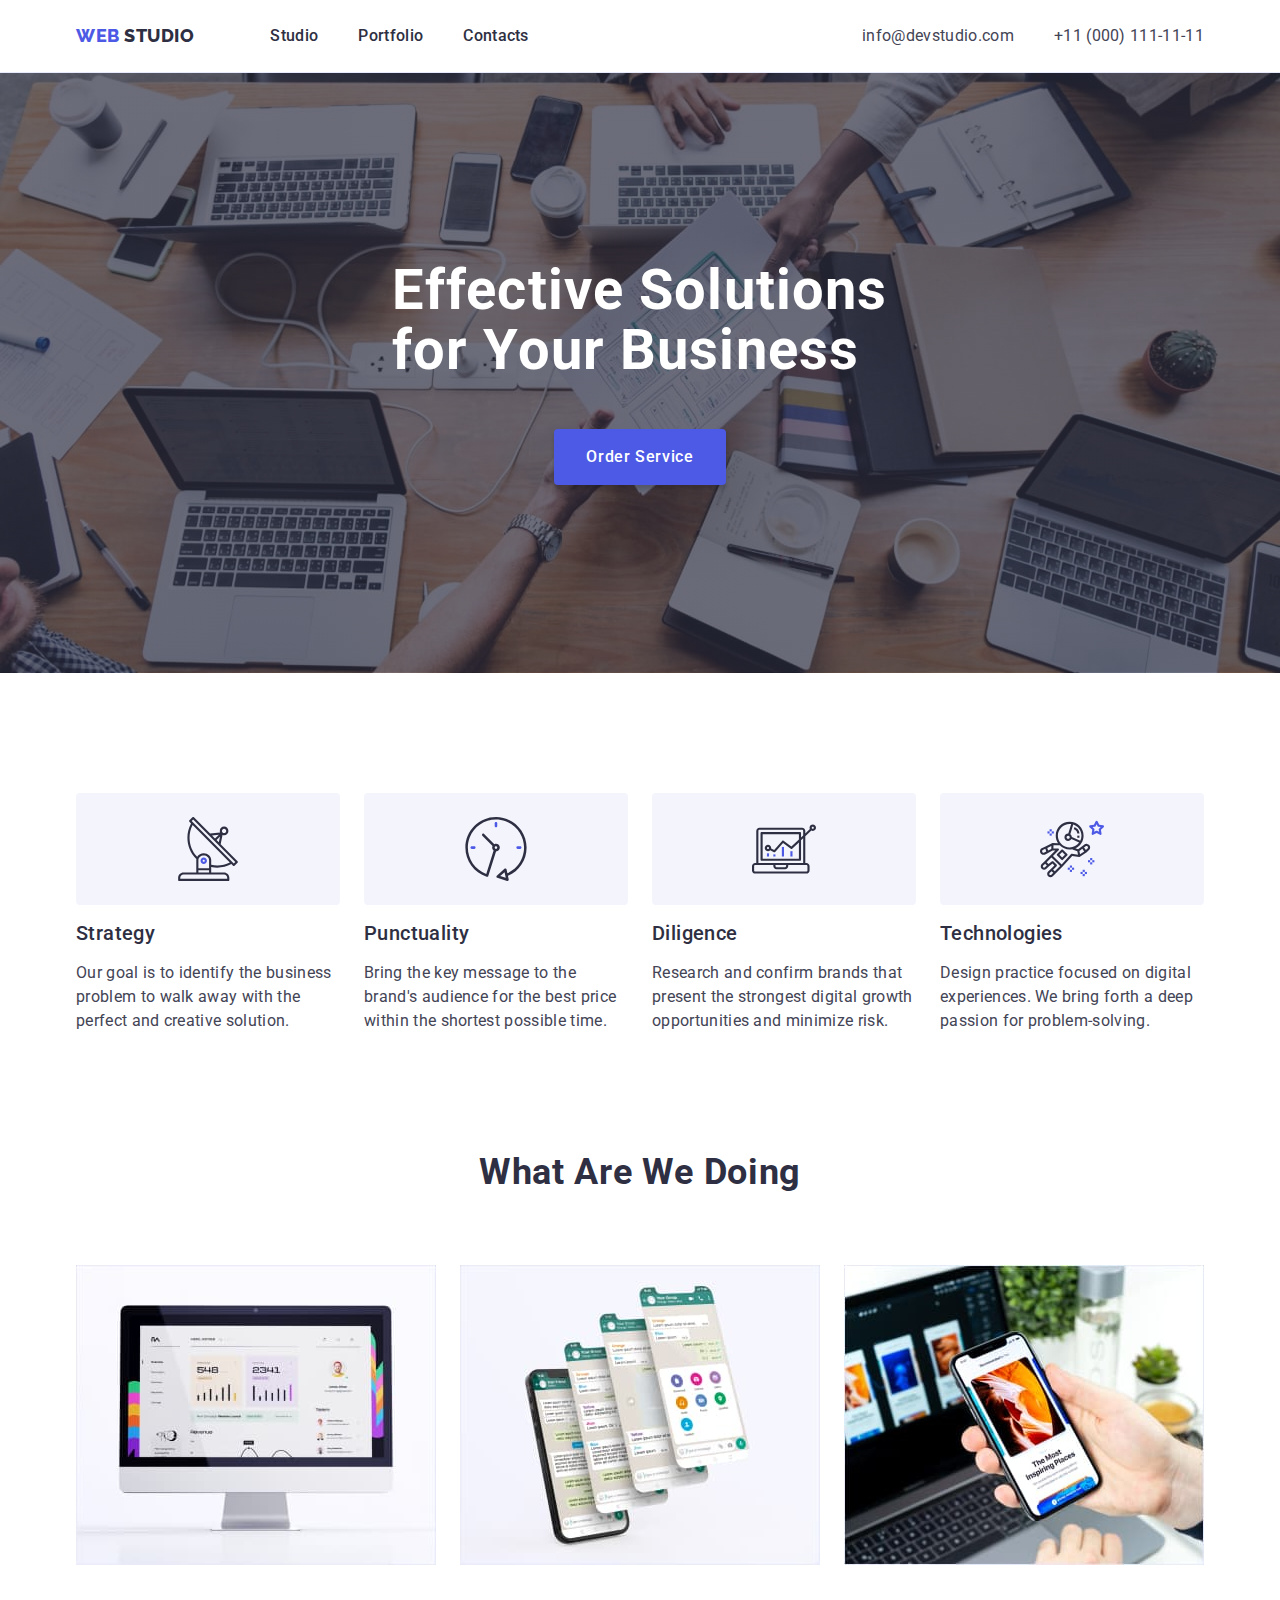
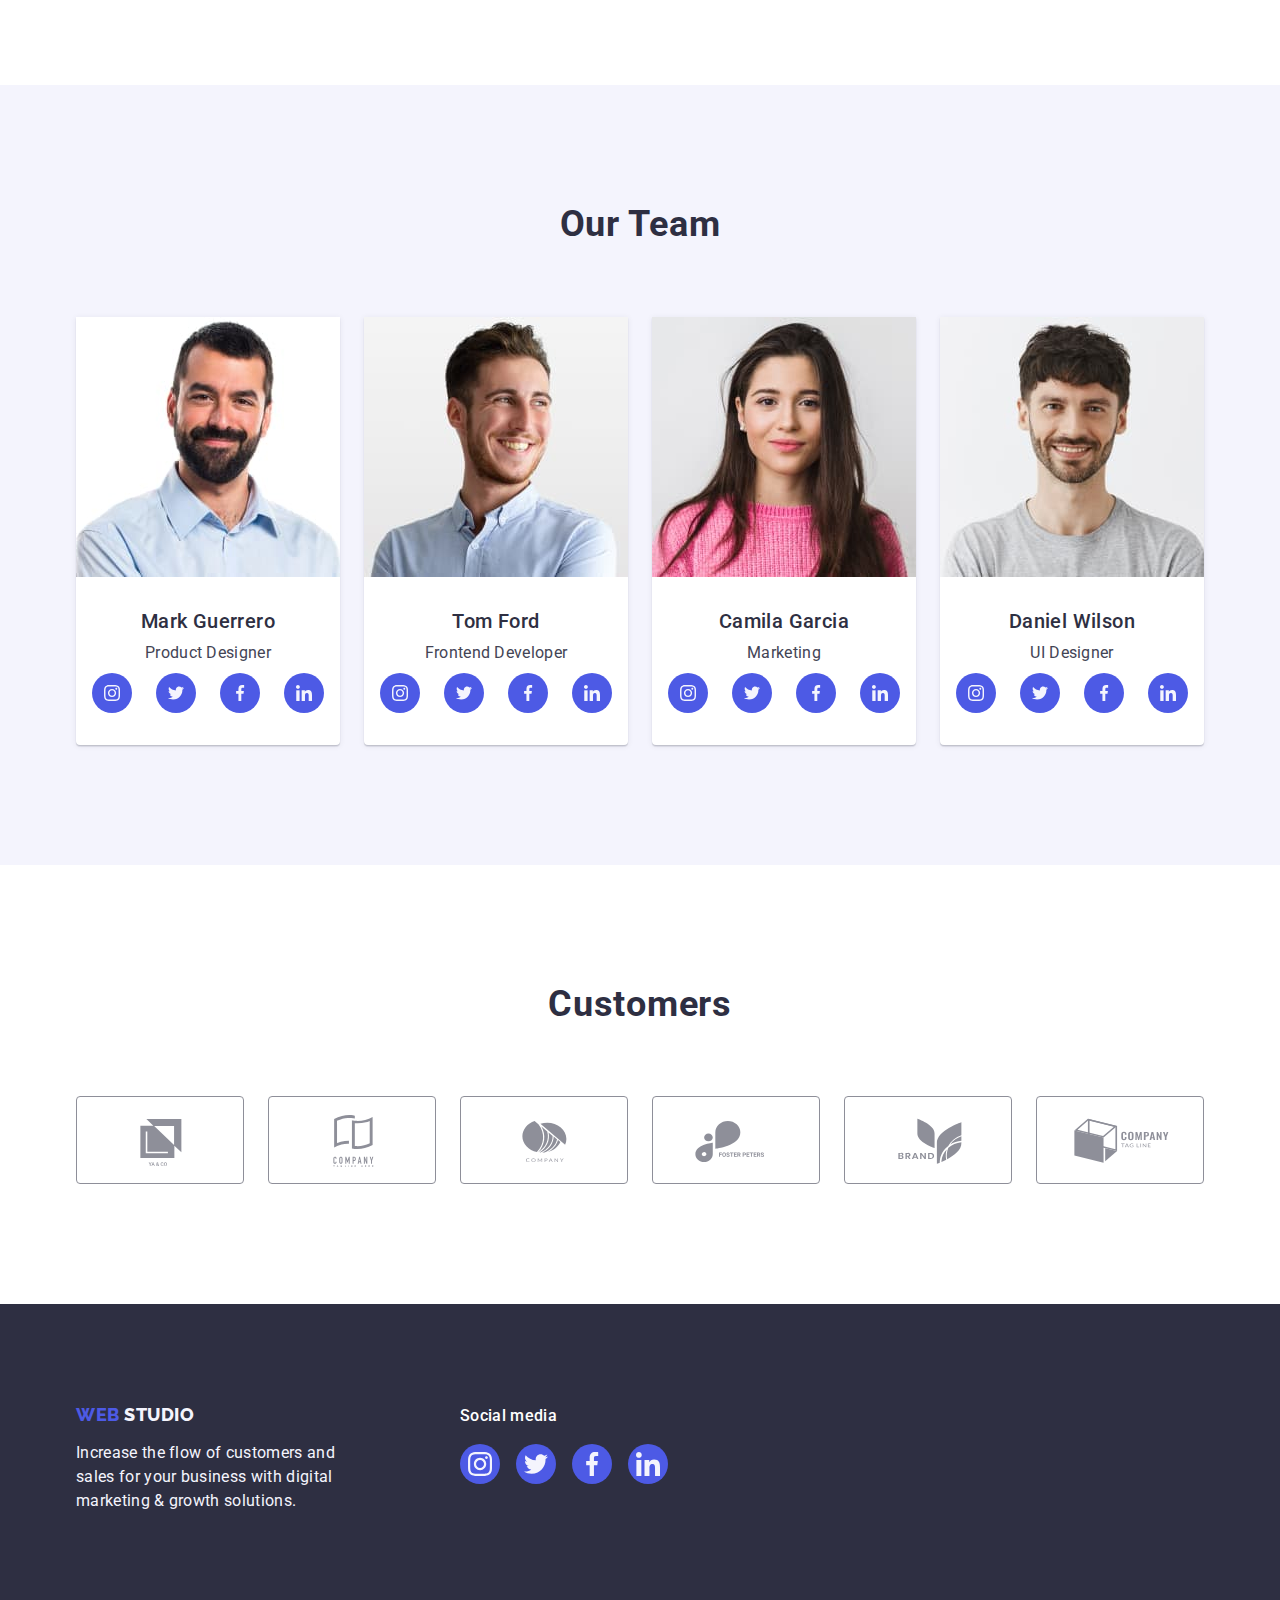
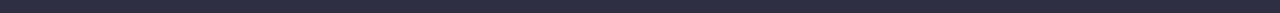
<file: index.html>
<!DOCTYPE html>
<html lang="en">
  <head>
    <meta charset="UTF-8" />
    <meta http-equiv="X-UA-Compatible" content="IE=edge" />
    <meta name="viewport" content="width=device-width, initial-scale=1.0" />
    <title>Web Studio</title>
    <link rel="preconnect" href="https://fonts.googleapis.com" />
    <link rel="preconnect" href="https://fonts.gstatic.com" crossorigin />
    <link
      href="https://fonts.googleapis.com/css2?family=Raleway:wght@800&family=Roboto:wght@400;500;700&display=swap"
      rel="stylesheet"
    />
    <link
      rel="stylesheet"
      href="https://cdnjs.cloudflare.com/ajax/libs/modern-normalize/1.1.0/modern-normalize.min.css"
    />
    <link rel="stylesheet" href="./css/styles.css" />
  </head>
  <body>
    <!-- top-line -->
    <header class="header section">
      <div class="navigation-section container">
        <nav class="header-nav">
          <a href="./index.html" class="header-logo">
            Web
            <span class="header-logo-studio">Studio</span>
          </a>

          <!-- navigation -->

          <ul class="nav-items list">
            <li class="nav-item">
              <a href="./index.html" class="nav-link link">Studio</a>
            </li>
            <li class="nav-item">
              <a href="./portfolio.html" class="nav-link link">Portfolio</a>
            </li>
            <li class="nav-item">
              <a href="" class="nav-link link">Contacts</a>
            </li>
          </ul>
        </nav>

        <!-- address -->

        <address class="header-address">
          <ul class="outh-nav list">
            <li class="outh-item">
              <!-- link address mail  -->
              <a href="mailto:info@devstudio.com" class="outh-link link"
                >info@devstudio.com</a
              >
            </li>
            <li class="outh-item">
              <!-- link namber telephone -->
              <a href="tel:+110001111111" class="outh-link link"
                >+11 (000) 111-11-11</a
              >
            </li>
          </ul>
        </address>
      </div>
    </header>

    <main>
      <!-- hero -->
      <section class="hero section">
        <div class="container">
          <h1 class="hero-subject">Effective Solutions for Your Business</h1>
          <button type="button" class="hero-btn">Order Service</button>
        </div>
      </section>

      <!-- section2 advantages-->
      <section class="advantages-section section">
        <div class="advantages-container container">
          <h2 class="visually-hidden">information</h2>
          <ul class="advantages-list list">
            <li class="advantages-item item">
              <div class="icon-bac">
                <svg class="social-icon" width="64" height="64">
                  <use href="./images/icons.svg#icon-antenna"></use>
                </svg>
              </div>
              <h3 class="section-subtitle">Strategy</h3>
              <p class="section-feature">
                Our goal is to identify the business problem to walk away with
                the perfect and creative solution.
              </p>
            </li>
            <li class="advantages-item item">
              <div class="icon-bac">
                <svg class="social-icon" width="64" height="64">
                  <use href="./images/icons.svg#icon-clock"></use>
                </svg>
              </div>
              <h3 class="section-subtitle">Punctuality</h3>
              <p class="section-feature">
                Bring the key message to the brand's audience for the best price
                within the shortest possible time.
              </p>
            </li>
            <li class="advantages-item item">
              <div class="icon-bac">
                <svg class="social-icon" width="64" height="64">
                  <use href="./images/icons.svg#icon-diagram"></use>
                </svg>
              </div>
              <h3 class="section-subtitle">Diligence</h3>
              <p class="section-feature">
                Research and confirm brands that present the strongest digital
                growth opportunities and minimize risk.
              </p>
            </li>
            <li class="advantages-item item">
              <div class="icon-bac">
                <svg class="social-icon" width="64" height="64">
                  <use href="./images/icons.svg#icon-astronaut"></use>
                </svg>
              </div>
              <h3 class="section-subtitle">Technologies</h3>
              <p class="section-feature">
                Design practice focused on digital experiences. We bring forth a
                deep passion for problem-solving.
              </p>
            </li>
          </ul>
        </div>
      </section>

      <!-- section3 What are we doing-->
      <section class="work-section section">
        <div class="work-container container">
          <h2 class="section-title">What are we doing</h2>
          <ul class="work-list list">
            <li class="work-item">
              <img
                src="./images/rectangle-computer.jpg"
                alt="computer"
                width="360"
              />
            </li>
            <li class="work-item">
              <img
                src="./images/rectangle-screen.jpg"
                alt="screen"
                width="360"
              />
            </li>
            <li class="work-item">
              <img
                src="./images/rectangle-telrphone.jpg"
                alt="telephone"
                width="360"
              />
            </li>
          </ul>
        </div>
      </section>

      <!--info-teacher section4 -->
      <section class="section-individual section">
        <div class="individual-container container">
          <h2 class="section-title">Our Team</h2>
          <ul class="individual-lists lists">
            <li class="teacher-list list">
              <img
                class="img-list"
                src="./images/mark-guerrero-img.jpg"
                alt="Mark Guerrero"
                width="264"
              />
              <div class="information-list">
                <h3 class="section-subtitle">Mark Guerrero</h3>
                <p class="section-feature">Product Designer</p>
                <ul class="info-link-icon">
                  <li class="link-icon-teacher">
                    <a
                      class="link-content-icon-people"
                      href=""
                      aria-label="link to instagram"
                    >
                      <svg class="social-list" width="16" height="16">
                        <use href="./images/icons.svg#icon-instagram"></use>
                      </svg>
                    </a>
                  </li>
                  <li class="link-icon-teacher">
                    <a
                      class="link-content-icon-people"
                      href=""
                      aria-label="link to twitter"
                    >
                      <svg class="social-list" width="16" height="16">
                        <use href="./images/icons.svg#icon-twitter"></use>
                      </svg>
                    </a>
                  </li>
                  <li class="link-icon-teacher">
                    <a
                      class="link-content-icon-people"
                      href=""
                      aria-label="link to facebook"
                    >
                      <svg class="social-list" width="16" height="16">
                        <use href="./images/icons.svg#icon-facebook"></use>
                      </svg>
                    </a>
                  </li>
                  <li class="link-icon-teacher">
                    <a
                      class="link-content-icon-people"
                      href=""
                      aria-label="link to linkedin"
                    >
                      <svg class="social-list" width="16" height="16">
                        <use href="./images/icons.svg#icon-linkedin"></use>
                      </svg>
                    </a>
                  </li>
                </ul>
              </div>
            </li>
            <li class="teacher-list list">
              <img
                class="img-list"
                src="./images/tom-ford-img.jpg"
                alt="Tom Ford"
                width="264"
              />
              <div class="information-list">
                <h3 class="section-subtitle">Tom Ford</h3>
                <p class="section-feature">Frontend Developer</p>
                <ul class="info-link-icon">
                  <li class="link-icon-teacher">
                    <a
                      class="link-content-icon-people"
                      href=""
                      aria-label="link to instagram"
                    >
                      <svg class="social-list" width="16" height="16">
                        <use href="./images/icons.svg#icon-instagram"></use>
                      </svg>
                    </a>
                  </li>
                  <li class="link-icon-teacher">
                    <a
                      class="link-content-icon-people"
                      href=""
                      aria-label="link to twitter"
                    >
                      <svg class="social-list" width="16" height="16">
                        <use href="./images/icons.svg#icon-twitter"></use>
                      </svg>
                    </a>
                  </li>
                  <li class="link-icon-teacher">
                    <a
                      class="link-content-icon-people"
                      href=""
                      aria-label="link to facebook"
                    >
                      <svg class="social-list" width="16" height="16">
                        <use href="./images/icons.svg#icon-facebook"></use>
                      </svg>
                    </a>
                  </li>
                  <li class="link-icon-teacher">
                    <a
                      class="link-content-icon-people"
                      href=""
                      aria-label="link to linkedin"
                    >
                      <svg class="social-list" width="16" height="16">
                        <use href="./images/icons.svg#icon-linkedin"></use>
                      </svg>
                    </a>
                  </li>
                </ul>
              </div>
            </li>
            <li class="teacher-list list">
              <img
                class="img-list"
                src="./images/camila-garcia-img.jpg"
                alt="Camila Garcia"
                width="264"
              />
              <div class="information-list">
                <h3 class="section-subtitle">Camila Garcia</h3>
                <p class="section-feature">Marketing</p>
                <ul class="info-link-icon">
                  <li class="link-icon-teacher">
                    <a
                      class="link-content-icon-people"
                      href=""
                      aria-label="link to instagram"
                    >
                      <svg class="social-list" width="16" height="16">
                        <use href="./images/icons.svg#icon-instagram"></use>
                      </svg>
                    </a>
                  </li>
                  <li class="link-icon-teacher">
                    <a
                      class="link-content-icon-people"
                      href=""
                      aria-label="link to twitter"
                    >
                      <svg class="social-list" width="16" height="16">
                        <use href="./images/icons.svg#icon-twitter"></use>
                      </svg>
                    </a>
                  </li>
                  <li class="link-icon-teacher">
                    <a
                      class="link-content-icon-people"
                      href=""
                      aria-label="link to facebook"
                    >
                      <svg class="social-list" width="16" height="16">
                        <use href="./images/icons.svg#icon-facebook"></use>
                      </svg>
                    </a>
                  </li>
                  <li class="link-icon-teacher">
                    <a
                      class="link-content-icon-people"
                      href=""
                      aria-label="link to linkedin"
                    >
                      <svg class="social-list" width="16" height="16">
                        <use href="./images/icons.svg#icon-linkedin"></use>
                      </svg>
                    </a>
                  </li>
                </ul>
              </div>
            </li>
            <li class="teacher-list list">
              <img
                class="img-list"
                src="./images/daniel-wilson-img.jpg"
                alt="Daniel Wilson"
                width="264"
              />
              <div class="information-list">
                <h3 class="section-subtitle">Daniel Wilson</h3>
                <p class="section-feature">UI Designer</p>
                <ul class="info-link-icon">
                  <li class="link-icon-teacher">
                    <a
                      class="link-content-icon-people"
                      href=""
                      aria-label="link to instagram"
                    >
                      <svg class="social-list" width="16" height="16">
                        <use href="./images/icons.svg#icon-instagram"></use>
                      </svg>
                    </a>
                  </li>
                  <li class="link-icon-teacher">
                    <a
                      class="link-content-icon-people"
                      href=""
                      aria-label="link to twitter"
                    >
                      <svg class="social-list" width="16" height="16">
                        <use href="./images/icons.svg#icon-twitter"></use>
                      </svg>
                    </a>
                  </li>
                  <li class="link-icon-teacher">
                    <a
                      class="link-content-icon-people"
                      href=""
                      aria-label="link to facebook"
                    >
                      <svg class="social-list" width="16" height="16">
                        <use href="./images/icons.svg#icon-facebook"></use>
                      </svg>
                    </a>
                  </li>
                  <li class="link-icon-teacher">
                    <a
                      class="link-content-icon-people"
                      href=""
                      aria-label="link to linkedin"
                    >
                      <svg class="social-list" width="16" height="16">
                        <use href="./images/icons.svg#icon-linkedin"></use>
                      </svg>
                    </a>
                  </li>
                </ul>
              </div>
            </li>
          </ul>
        </div>
      </section>
      <!-- compani-info -->
      <section class="compani section">
        <div class="container">
          <h2 class="companis-title section-title">Customers</h2>
          <ul class="compani-lists">
            <li class="img-link-compani">
              <a class="partner" href="" aria-label="link to">
                <svg class="compani-link" width="104" height="56">
                  <use href="./images/icons.svg#icon-Logo"></use>
                </svg>
              </a>
            </li>
            <li class="img-link-compani">
              <a class="partner" href="" aria-label="link to">
                <svg class="compani-link" width="104" height="56">
                  <use href="./images/icons.svg#icon-Logo-1"></use>
                </svg>
              </a>
            </li>
            <li class="img-link-compani">
              <a class="partner" href="" aria-label="link to">
                <svg class="compani-link" width="104" height="56">
                  <use href="./images/icons.svg#icon-Logo-2"></use>
                </svg>
              </a>
            </li>
            <li class="img-link-compani">
              <a class="partner" href="" aria-label="link to">
                <svg class="compani-link" width="104" height="56">
                  <use href="./images/icons.svg#icon-Logo-3"></use>
                </svg>
              </a>
            </li>
            <li class="img-link-compani">
              <a class="partner" href="" aria-label="link to">
                <svg class="compani-link" width="104" height="56">
                  <use href="./images/icons.svg#icon-Logo-4"></use>
                </svg>
              </a>
            </li>
            <li class="img-link-compani">
              <a class="partner" href="" aria-label="link to">
                <svg class="compani-link" width="104" height="56">
                  <use href="./images/icons.svg#icon-Logo-5"></use>
                </svg>
              </a>
            </li>
          </ul>
        </div>
      </section>
    </main>

    <footer class="footer">
      <div class="over-footer container">
        <div class="blokc-futer">
          <a href="./index.html" class="logo-footer link">
            Web
            <span class="title-studio">Studio</span>
          </a>
          <p class="box-text">
            Increase the flow of customers and sales for your business with
            digital marketing & growth solutions.
          </p>
        </div>

        <div class="contacts-active">
          <p class="footer-subtitle">Social media</p>

          <ul class="footer-link-icon">
            <li class="compani-link-icon">
              <a
                class="icon-compani-links"
                href=""
                aria-label="link to instagram"
              >
                <svg class="social-contakt" width="24" height="24">
                  <use href="./images/icons.svg#icon-instagram"></use>
                </svg>
              </a>
            </li>
            <li class="compani-link-icon">
              <a
                class="icon-compani-links"
                href=""
                aria-label="link to twitter"
              >
                <svg class="social-contakt" width="24" height="24">
                  <use href="./images/icons.svg#icon-twitter"></use>
                </svg>
              </a>
            </li>
            <li class="compani-link-icon">
              <a
                class="icon-compani-links"
                href=""
                aria-label="link to facebook"
              >
                <svg class="social-contakt" width="24" height="24">
                  <use href="./images/icons.svg#icon-facebook"></use>
                </svg>
              </a>
            </li>
            <li class="compani-link-icon">
              <a
                class="icon-compani-links"
                href=""
                aria-label="link to linkedin"
              >
                <svg class="social-contakt" width="24" height="24">
                  <use href="./images/icons.svg#icon-linkedin"></use>
                </svg>
              </a>
            </li>
          </ul>
        </div>
      </div>
    </footer>
  </body>
</html>
</file>
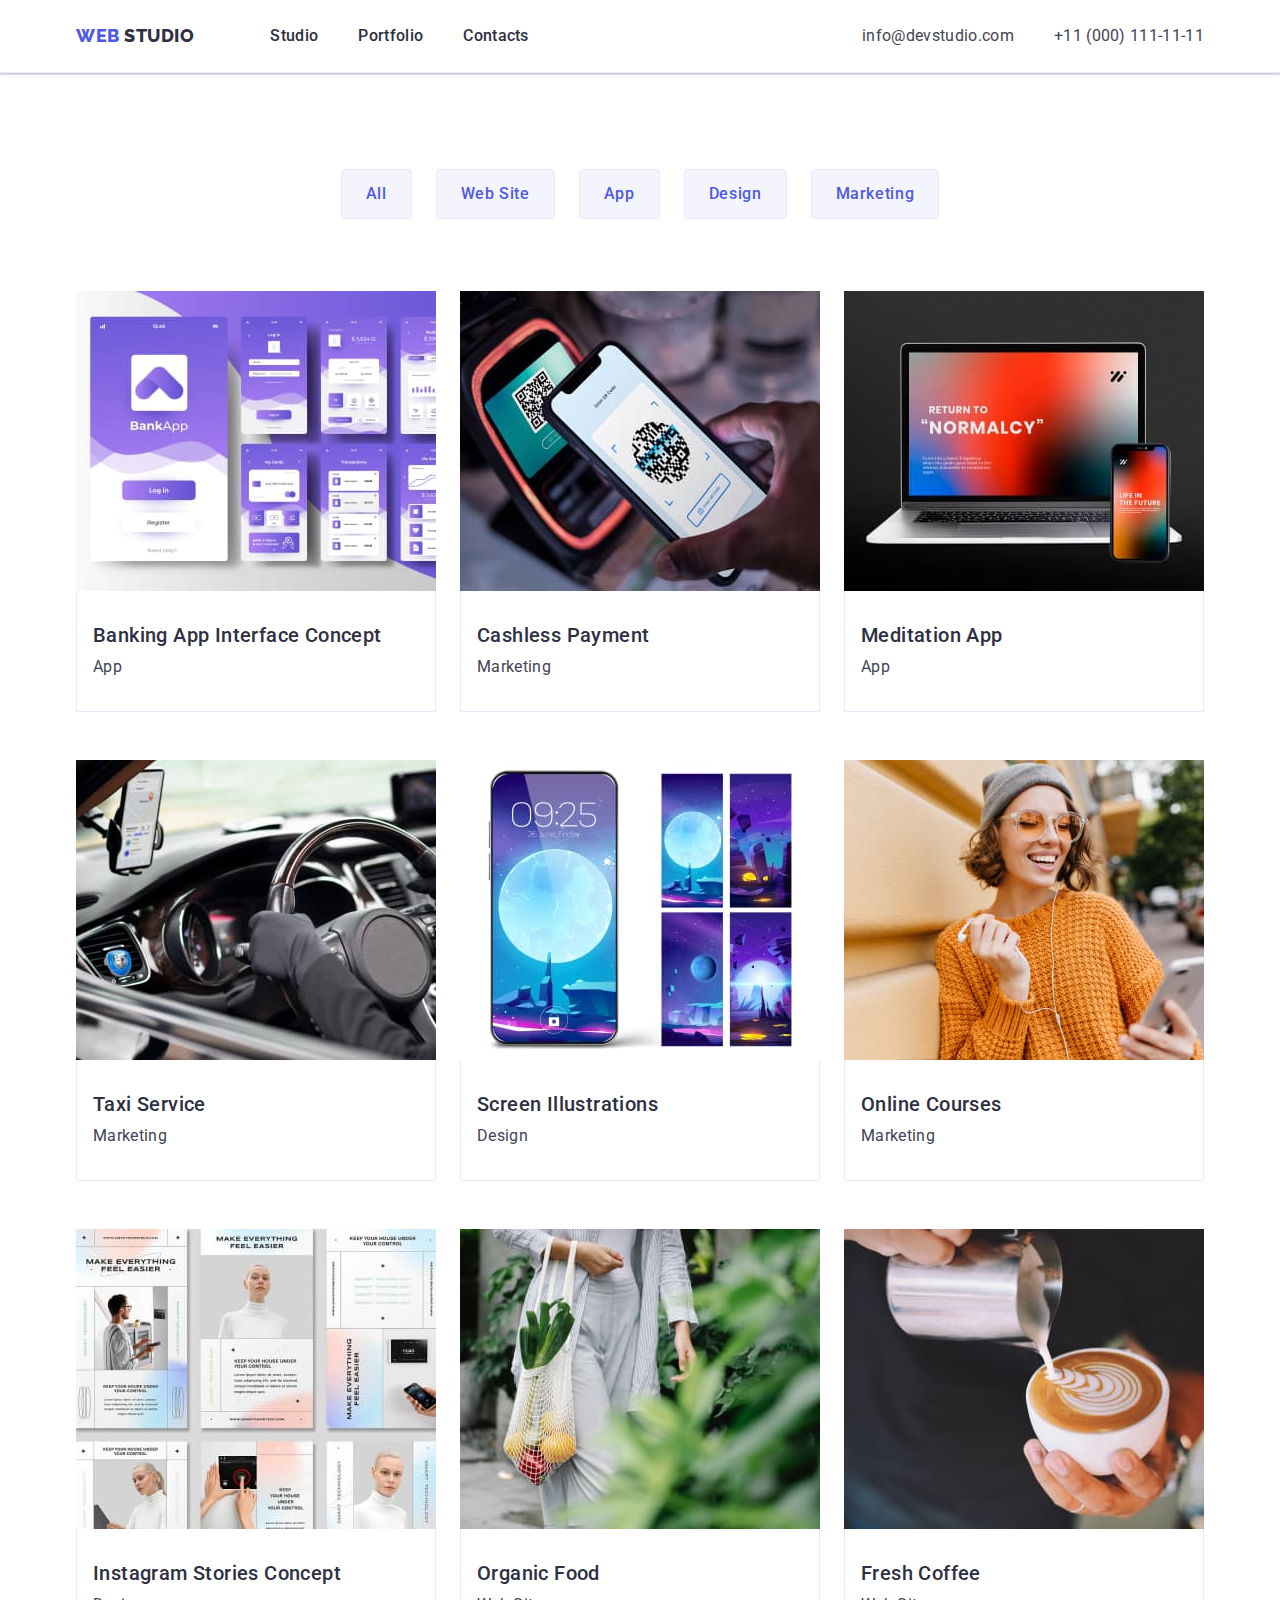
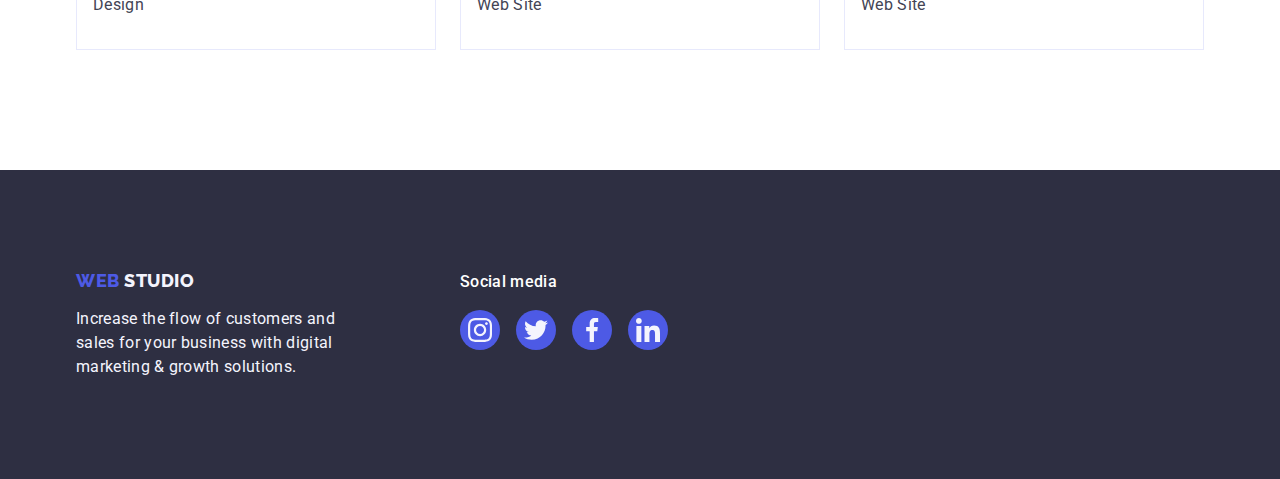
<file: portfolio.html>
<!DOCTYPE html>
<html lang="en">
  <head>
    <meta charset="UTF-8" />
    <meta http-equiv="X-UA-Compatible" content="IE=edge" />
    <meta name="viewport" content="width=device-width, initial-scale=1.0" />
    <title>Portfolio</title>
    <link rel="preconnect" href="https://fonts.googleapis.com" />
    <link rel="preconnect" href="https://fonts.gstatic.com" crossorigin />
    <link
      href="https://fonts.googleapis.com/css2?family=Raleway:wght@800&family=Roboto:wght@400;500;700&display=swap"
      rel="stylesheet"
    />
    <link
      rel="stylesheet"
      href="https://cdnjs.cloudflare.com/ajax/libs/modern-normalize/1.1.0/modern-normalize.min.css"
    />
    <link rel="stylesheet" href="./css/styles.css" />
  </head>

  <body>
    <!-- logo-->
    <header class="header">
      <div class="navigation-section container">
        <nav class="header-nav">
          <a href="./index.html" class="header-logo">
            Web
            <span class="header-logo-studio">Studio</span>
          </a>

          <!-- navigation -->

          <ul class="nav-items list">
            <li class="nav-item">
              <a href="./index.html" class="nav-link link">Studio</a>
            </li>
            <li class="nav-item">
              <a href="./portfolio.html" class="nav-link link">Portfolio</a>
            </li>
            <li class="nav-item">
              <a href="" class="nav-link link">Contacts</a>
            </li>
          </ul>
        </nav>

        <!-- address -->

        <address class="header-address">
          <ul class="outh-nav list">
            <li class="outh-item">
              <!-- link address mail  -->
              <a href="mailto:info@devstudio.com" class="outh-link link"
                >info@devstudio.com</a
              >
            </li>
            <li class="outh-item">
              <!-- link namber telephone -->
              <a href="tel:+110001111111" class="outh-link link"
                >+11 (000) 111-11-11</a
              >
            </li>
          </ul>
        </address>
      </div>
    </header>
    <main>
      <!-- section btn -->

      <section class="section-filtr section">
        <div class="container">
          <h1 class="visually-hidden">filters</h1>
          <ul class="filters-items list">
            <li class="btn">
              <button type="button" class="btn-link link">All</button>
            </li>
            <li class="btn">
              <button type="button" class="btn-link link">Web Site</button>
            </li>
            <li class="btn">
              <button type="button" class="btn-link link">App</button>
            </li>
            <li class="btn">
              <button type="button" class="btn-link link">Design</button>
            </li>
            <li class="btn">
              <button type="button" class="btn-link link">Marketing</button>
            </li>
          </ul>

          <!-- section photos -->

          <ul class="section-portfolio list">
            <li class="img-info">
              <a class="img-portfolio_link link" href=""
                ><img src="./images/banking.jpg" alt="banking" width="360" />
                <div class="info-link">
                  <h2 class="section-subtitle">
                    Banking App Interface Concept
                  </h2>
                  <p class="section-feature">App</p>
                </div>
              </a>
            </li>
            <li class="img-info">
              <a class="img-portfolio_link link" href=""
                ><img src="./images/cashless.jpg" alt="cashless" width="360" />
                <div class="info-link">
                  <h2 class="section-subtitle">Cashless Payment</h2>
                  <p class="section-feature">Marketing</p>
                </div>
              </a>
            </li>
            <li class="img-info">
              <a class="img-portfolio_link link" href=""
                ><img
                  src="./images/meditation.jpg"
                  alt="meditation"
                  width="360"
                />
                <div class="info-link">
                  <h2 class="section-subtitle">Meditation App</h2>
                  <p class="section-feature">App</p>
                </div>
              </a>
            </li>
            <li class="img-info">
              <a class="img-portfolio_link link" href=""
                ><img src="./images/taxi.jpg" alt="taxi" width="360" />
                <div class="info-link">
                  <h2 class="section-subtitle">Taxi Service</h2>
                  <p class="section-feature">Marketing</p>
                </div>
              </a>
            </li>
            <li class="img-info">
              <a class="img-portfolio_link link" href=""
                ><img
                  src="./images/skreenillustrations.jpg"
                  alt="skreen illustrations"
                  width="360"
                />
                <div class="info-link">
                  <h2 class="section-subtitle">Screen Illustrations</h2>
                  <p class="section-feature">Design</p>
                </div>
              </a>
            </li>
            <li class="img-info">
              <a class="img-portfolio_link link" href=""
                ><img src="./images/online.jpg" alt="online" width="360" />
                <div class="info-link">
                  <h2 class="section-subtitle">Online Courses</h2>
                  <p class="section-feature">Marketing</p>
                </div>
              </a>
            </li>
            <li class="img-info">
              <a class="img-portfolio_link link" href=""
                ><img
                  src="./images/instadram.jpg"
                  alt="instadram"
                  width="360"
                />
                <div class="info-link">
                  <h2 class="section-subtitle">Instagram Stories Concept</h2>
                  <p class="section-feature">Design</p>
                </div>
              </a>
            </li>
            <li class="img-info">
              <a class="img-portfolio_link link" href="">
                <img src="./images/organic.jpg" alt="organic" width="360" />
                <div class="info-link">
                  <h2 class="section-subtitle">Organic Food</h2>
                  <p class="section-feature">Web Site</p>
                </div>
              </a>
            </li>
            <li class="img-info">
              <a class="img-portfolio_link link" href=""
                ><img src="./images/fresh.jpg" alt="fresh" width="360" />
                <div class="info-link">
                  <h2 class="section-subtitle">Fresh Coffee</h2>
                  <p class="section-feature">Web Site</p>
                </div>
              </a>
            </li>
          </ul>
        </div>
      </section>
    </main>
    <footer class="footer">
      <div class="over-footer container">
        <div class="blokc-futer">
          <a href="./index.html" class="logo-footer link">
            Web
            <span class="title-studio">Studio</span>
          </a>
          <p class="box-text">
            Increase the flow of customers and sales for your business with
            digital marketing & growth solutions.
          </p>
        </div>

        <div class="contacts-active">
          <p class="footer-subtitle">Social media</p>

          <ul class="footer-link-icon">
            <li class="compani-link-icon">
              <a
                class="icon-compani-links"
                href=""
                aria-label="link to instagram"
              >
                <svg class="social-contakt" width="24" height="24">
                  <use href="./images/icons.svg#icon-instagram"></use>
                </svg>
              </a>
            </li>
            <li class="compani-link-icon">
              <a
                class="icon-compani-links"
                href=""
                aria-label="link to twitter"
              >
                <svg class="social-contakt" width="24" height="24">
                  <use href="./images/icons.svg#icon-twitter"></use>
                </svg>
              </a>
            </li>
            <li class="compani-link-icon">
              <a
                class="icon-compani-links"
                href=""
                aria-label="link to facebook"
              >
                <svg class="social-contakt" width="24" height="24">
                  <use href="./images/icons.svg#icon-facebook"></use>
                </svg>
              </a>
            </li>
            <li class="compani-link-icon">
              <a
                class="icon-compani-links"
                href=""
                aria-label="link to linkedin"
              >
                <svg class="social-contakt" width="24" height="24">
                  <use href="./images/icons.svg#icon-linkedin"></use>
                </svg>
              </a>
            </li>
          </ul>
        </div>
      </div>
    </footer>
  </body>
</html>
</file>
<file: css/styles.css>
:root {
  --primary-text-color: #434455;
  --title-text-color: #2e2f42;
  --background-style-color: #ffffff;
  --primary-button-color: #4d5ae5;
  --active-button-color: #404bbf;
  --design-element: #f4f4fd;
  --border-box: #e7e9fc;
  --icon-color: #8e8f99;
  --social-link-active: #31d0aa;
}

html {
  box-sizing: border-box;
}

*,
*::before *::after {
  box-sizing: inherit;
}

body {
  font-family: Roboto, sans-serif;
  margin: 0;
  background-color: var(--background-style-color);
  color: var(--primary-text-color);
  letter-spacing: 0.02em;
}

/* defolt class */

h1,
h2,
h3,
h4,
p {
  margin: 0 auto;
}
ul {
  list-style: none;
  padding: 0;
  margin: 0;
}
a {
  text-decoration: none;
}
.visually-hidden {
  position: absolute;
  width: 1px;
  height: 1px;
  margin: -1px;
  border: 0;
  padding: 0;

  white-space: nowrap;
  clip-path: inset(100%);
  clip: rect(0 0 0 0);
  overflow: hidden;
}

.container {
  width: 1158px;
  padding: 0 15px;

  margin: 0 auto;
}
.section-title {
  margin-top: 0;
  margin-bottom: 72px;

  color: var(--title-text-color);
  font-weight: 700;
  font-size: 36px;
  line-height: 1.11;
  text-align: center;
  letter-spacing: 0.02em;
  text-transform: capitalize;
}

.section-subtitle {
  margin-bottom: 8px;
  align-items: center;

  color: var(--title-text-color);
  font-family: "Roboto";
  font-style: normal;
  font-weight: 500;
  font-size: 20px;
  line-height: 1.2;
  letter-spacing: 0.02em;
}
.futer-subtitle {
  margin-bottom: 16px;
  align-items: center;

  font-weight: 500;
  font-size: 16px;
  line-height: 1.5;
  letter-spacing: 0.02em;
  color: var(--background-style-color);
}

.section-feature {
  margin-top: 0;
  margin-bottom: 0px;

  color: var(--primary-text-color);
  font-size: 16px;
  line-height: 1.5;
}

img {
  display: block;
}

/* logo*/

.navigation-section {
  display: flex;
  align-items: center;
  justify-content: space-between;
  margin: 0 auto;
}

.header {
  border-bottom: 1px solid var(--border-box);
  box-shadow: 0px 2px 1px rgba(46, 47, 66, 0.08),
    0px 1px 1px rgba(46, 47, 66, 0.16), 0px 1px 6px rgba(46, 47, 66, 0.08);
}

.header-nav {
  display: flex;
  align-items: center;
}

.header-logo {
  margin-right: 76px;

  color: var(--primary-button-color);
  font-family: Raleway, sans-serif;
  font-weight: 800;
  font-size: 18px;
  line-height: 1.17;
  letter-spacing: 0.03em;
  text-transform: uppercase;
  text-decoration: none;
}
.header-logo-studio {
  color: var(--title-text-color);
}

/* navigation */

.nav-items {
  display: flex;
}
.nav-item:not(:last-child) {
  margin-right: 40px;
}
.nav-link {
  display: block;
  padding: 24px 0;

  color: var(--title-text-color);
  font-weight: 500;
  font-family: inherit;
  font-size: 16px;
  line-height: 1.5;
}

.nav-link:hover,
.nav-link:focus {
  color: var(--active-button-color);
}

/* address  */
.header-address {
  padding-top: 24px;
  padding-bottom: 24px;
}
.outh-nav {
  display: flex;
}

.outh-item:not(:last-child) {
  margin-right: 40px;
}

.outh-link {
  display: block;
  border: none;

  color: var(--primary-text-color);
  font-style: normal;
  font-size: 16px;
  line-height: 1.5;
}
.outh-link:hover,
.outh-link:focus {
  color: var(--active-button-color);
}

/* hero */

.hero {
  max-height: 600;
  max-width: 1440px;
  margin: auto;
  padding: 188px 0;

  background-color: var(--title-text-color);
  background-image: linear-gradient(
      rgba(46, 47, 66, 0.7),
      rgba(46, 47, 66, 0.7)
    ),
    url(../images/bac-people-office.jpg);
  background-repeat: no-repeat;
  background-position: center;
  background-size: cover;
}

.hero-subject {
  max-width: 496px;
  margin-bottom: 48px;

  color: var(--background-style-color);
  font-weight: 700;
  font-size: 56px;
  line-height: 1.07;
  letter-spacing: 0.02em;
}
/*hero btn */

.hero-btn {
  display: block;
  min-width: 169px;
  padding: 16px 32px;
  margin: auto;

  background-color: var(--primary-button-color);
  color: var(--background-style-color);
  font-family: "Roboto", sans-serif;
  font-weight: 500;
  font-size: 16px;
  line-height: 1.5;
  letter-spacing: 0.04em;
  cursor: pointer;

  border: none;
  box-shadow: 0px 4px 4px rgba(0, 0, 0, 0.15);
  border-radius: 4px;
}

.hero-btn:hover,
.hero-btn:focus {
  background-color: var(--active-button-color);
  color: var(--background-style-color);
}

/* section 2 */
.advantages-section {
  padding: 120px 0;
  margin: 0 auto;
}

.advantages-list {
  display: flex;
  align-items: center;
  gap: 24px;
}
.advantages-item {
  display: flex;
  flex-direction: column;
  align-items: baseline;
  padding: 0px;
  gap: 8px;
  width: calc((100% - 72px) / 4);
}
.icon-bac {
  display: flex;
  justify-content: center;
  align-items: center;

  width: 264px;
  height: 112px;

  background: var(--design-element);
  border-radius: 4px;
  margin-bottom: 8px;
}

.social-icon {
  width: 64px;
  height: 64px;
}
.advantages-item .section-subtitle {
  margin-left: 0;
}

/* work-section  */

.work-section {
  padding-bottom: 120px;
}

.work-list {
  display: flex;
}

.work-item:not(:last-child) {
  margin-right: 24px;
}
/*nfo-teacher section 4 */
.section-individual {
  padding-top: 120px;
  padding-bottom: 120px;

  background-color: var(--design-element);
}

.individual-lists {
  display: flex;
  align-items: center;
  align-items: center;
  padding: 0;
  margin: 0;
}

.teacher-list {
  background-color: var(--background-style-color);
  box-shadow: 0px 1px 6px rgba(46, 47, 66, 0.08),
    0px 1px 1px rgba(46, 47, 66, 0.16), 0px 2px 1px rgba(46, 47, 66, 0.08);
  border-radius: 0px 0px 4px 4px;
}

.teacher-list:not(:last-child) {
  margin-right: 24px;
}

.information-list {
  display: flex;
  flex-direction: column;

  padding: 32px 0;
}
.information-list > h3,
.information-list > p {
  text-align: center;
  margin-bottom: 8px;
}
.info-link-icon {
  display: flex;

  flex-direction: row;
  justify-content: center;
  align-items: center;
  padding: 0px;
  gap: 24px;
}
.link-icon-teacher {
  display: flex;
  justify-content: center;
  align-items: center;
  width: 40px;
  height: 40px;
}

.link-content-icon-people {
  display: flex;
  justify-content: center;
  align-items: center;

  width: 100%;
  height: 100%;
  background-color: var(--primary-button-color);
  border-radius: 50%;
}

.link-content-icon-people:hover,
.link-content-icon-people:focus {
  background-color: var(--active-button-color);
  border-radius: 50%;
}

.social-list {
  fill: var(--design-element);
  width: 16px;
  height: 16px;
}

/* compani link */

.compani {
  padding-top: 120px;
  padding-bottom: 120px;
  margin: auto;
}
.companis-title {
  line-height: 1.1;
}

.compani-lists {
  display: flex;

  flex-direction: row;
  justify-content: center;
  align-items: center;
  padding: 0px;
  gap: 24px;
}

.partner {
  display: flex;
  justify-content: center;
  align-items: center;
  width: 168px;
  height: 88px;
  border: 1px solid #8e8f99;
  border-radius: 4px;
  color: var(--icon-color);
}

.partner:hover,
.partner:focus {
  border-color: var(--active-button-color);
  color: var(--active-button-color);
}

.compani-link {
  fill: currentColor;
}

/* footer     */
.footer {
  display: flex;

  background-color: var(--title-text-color);
  padding-top: 100px;
  padding-bottom: 100px;
}

.over-footer {
  display: flex;
  align-items: baseline;
}
.blokc-futer {
  margin-right: 120px;
}

.logo-footer {
  display: inline-block;
  margin-bottom: 16px;
  padding: 0;

  min-width: 115px;
  color: var(--primary-button-color);
  font-family: Raleway, sans-serif;
  font-weight: 800;
  font-size: 18px;
  line-height: 1.17;
  letter-spacing: 0.03em;
  text-transform: uppercase;
  text-decoration: none;
}

.title-studio {
  color: var(--design-element);
}

.footer-subtitle {
  margin-bottom: 16px;

  font-weight: 500;
  font-size: 16px;
  line-height: 1.5;
  letter-spacing: 0.02em;
  color: var(--background-style-color);
}

.box-text {
  width: 264px;
  margin: 0;

  color: var(--design-element);
  font-size: 16px;
  line-height: 1.5;
}
/* footer link */

.footer-link-icon {
  display: flex;

  flex-direction: row;
  justify-content: center;
  align-items: center;
  padding: 0px;

  gap: 16px;
}
.icon-compani-links {
  display: flex;
  justify-content: center;
  align-items: center;
  width: 40px;
  height: 40px;

  background-color: var(--primary-button-color);
  border-radius: 50%;
}

.social-contakt {
  fill: var(--design-element);
  width: 24px;
  height: 24px;
}
.icon-compani-links:hover,
.icon-compani-links:focus {
  background-color: var(--social-link-active);
  border-radius: 50%;
}

/* porfolio */
.section-filtr {
  padding: 96px 0 120px;
}

.filters-items {
  display: flex;
  padding: 0;

  margin-bottom: 72px;
  gap: 24px;
  align-items: center;

  flex-direction: row;
  justify-content: center;
}
.btn {
  align-items: center;
  margin: 0;
  padding: 0;
}

.btn-link {
  display: flex;
  margin: 0;
  padding: 12px 24px;
  align-items: center;
  border: 1px solid var(--border-box);
  border-radius: 4px;

  background-color: var(--design-element);
  color: var(--primary-button-color);
  font-family: Roboto, sans-serif;
  font-weight: 500;
  font-size: 16px;
  line-height: 1.5;
  letter-spacing: 0.04em;
  cursor: pointer;
}
.ntn-link:not(:last-child) {
  margin-right: 12px 24px;
}

.btn-link:hover,
.btn-link:focus {
  background-color: var(--active-button-color);
  color: var(--background-style-color);
  border: none;
  border: 1px solid transparent;
  box-shadow: 0px 3px 1px rgba(0, 0, 0, 0.1), 0px 2px 1px rgba(0, 0, 0, 0.08),
    0px 2px 2px rgba(0, 0, 0, 0.12);
  border-radius: 4px;
}

/* section-portfolio 2 */
.section-portfolio {
  display: flex;
  flex-wrap: wrap;
}
.img-info {
  display: flex;
  justify-content: center;
  margin-right: 24px;
  margin-bottom: 48px;
  width: 360px;
}

.img-info:nth-child(3n) {
  margin-right: 0;
}
.img-info:nth-last-child(-n + 3) {
  margin-bottom: 0;
}

.img-portfolio_link:hover,
.img-portfolio_link:focus {
  box-shadow: 0px 1px 6px rgba(46, 47, 66, 0.08),
    0px 1px 1px rgba(46, 47, 66, 0.16), 0px 2px 1px rgba(46, 47, 66, 0.08);
}

.info-link {
  margin: 0 auto;
  padding: 32px 16px;

  border: 1px solid var(--border-box);
  border-top: none;
}
</file>
